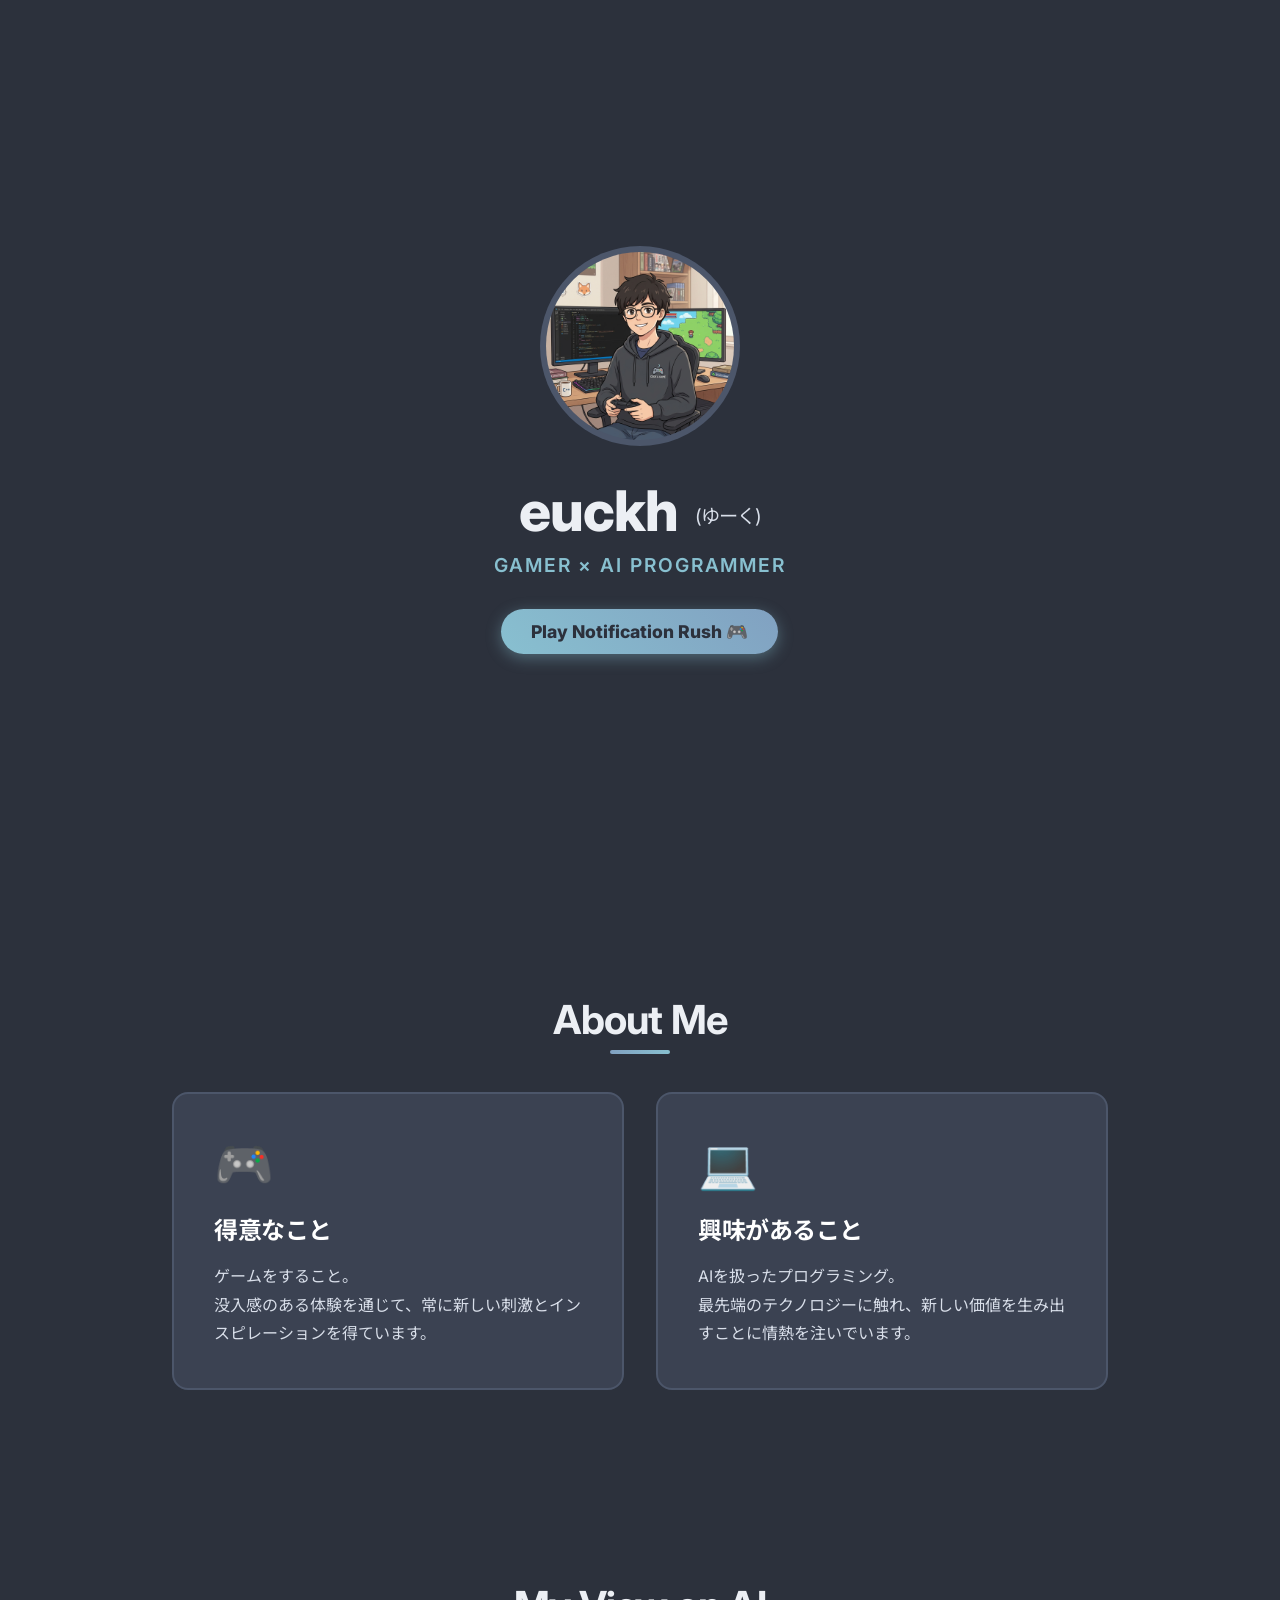
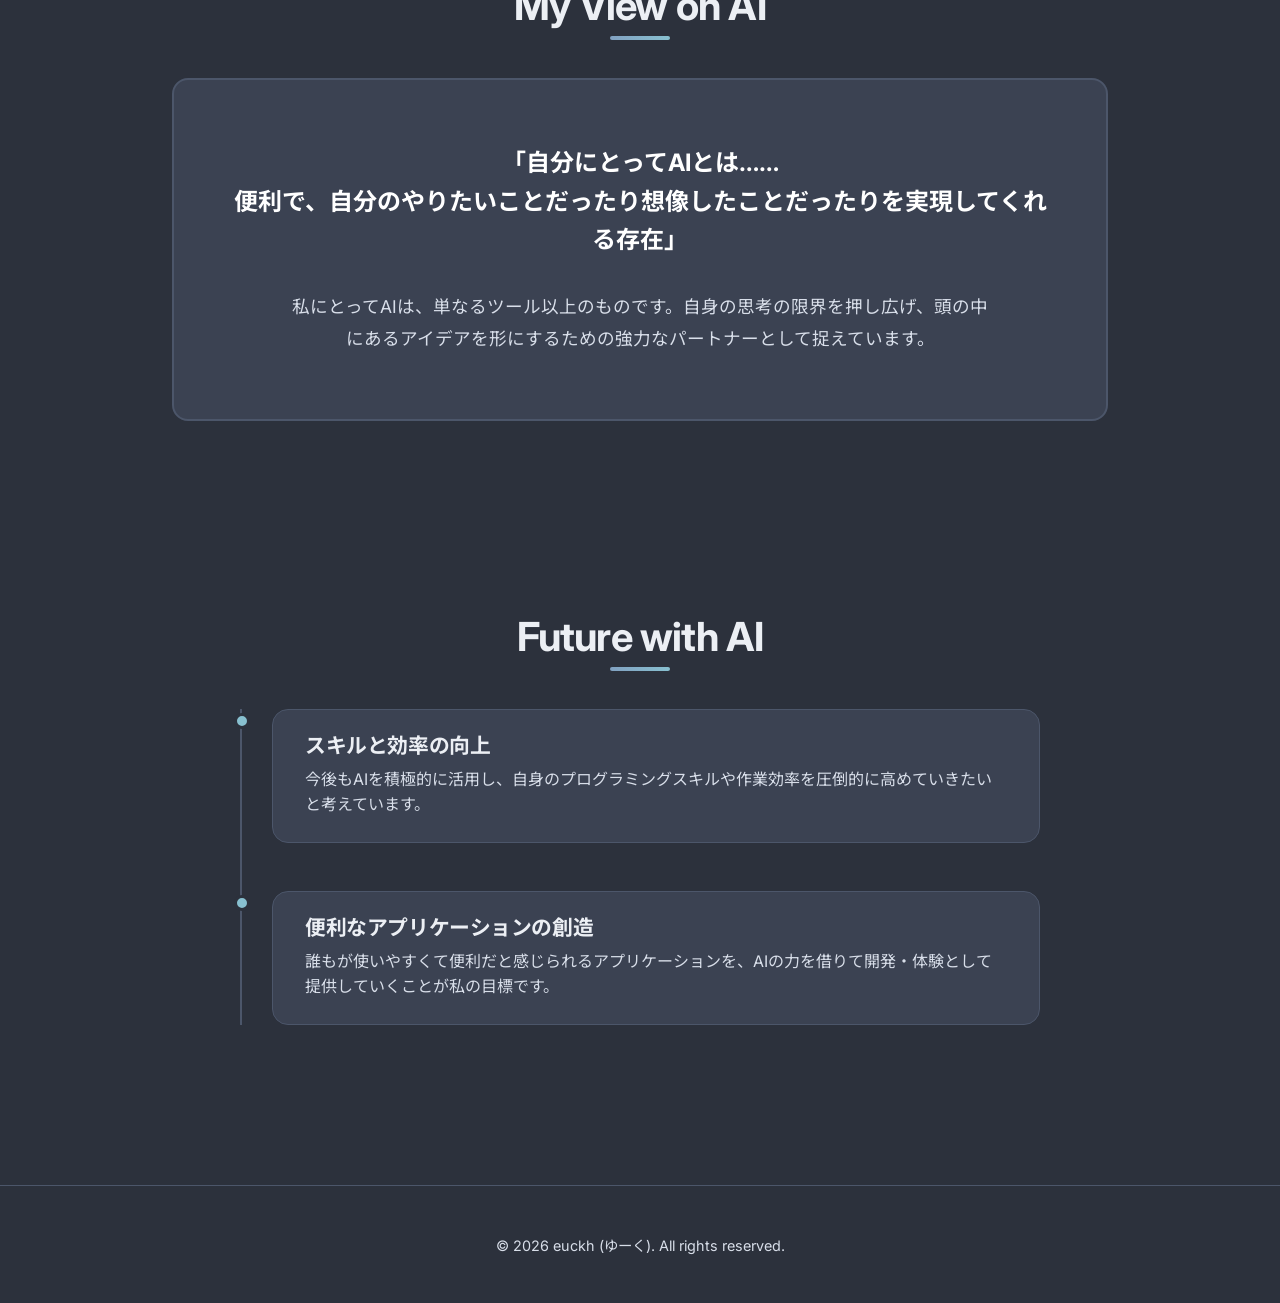
<file: index.html>
<!DOCTYPE html>
<html lang="ja">
<head>
    <meta charset="UTF-8">
    <meta name="viewport" content="width=device-width, initial-scale=1.0">
    <title>euckh (ゆーく) - Gamer & AI Programmer</title>
    <meta name="description" content="AIを活用したプログラミングとゲームを愛する開発者「euckh（ゆーく）」の自己紹介ページです。">
    <link rel="preconnect" href="https://fonts.googleapis.com">
    <link rel="preconnect" href="https://fonts.gstatic.com" crossorigin>
    <link href="https://fonts.googleapis.com/css2?family=Inter:wght@400;600;800&family=Noto+Sans+JP:wght@400;700;900&display=swap" rel="stylesheet">
    <link rel="stylesheet" href="style.css">
    <script src="script.js" defer></script>
</head>
<body>
    <div class="bg-effects">
        <div class="blob blob-1"></div>
        <div class="blob blob-2"></div>
    </div>
    
    <header class="hero">
        <div class="hero-content js-scroll fade-in-up">
            <div class="avatar-container">
                <img src="assets/avatar_2d.png" alt="euckh Avatar" class="avatar">
            </div>
            <h1 class="name">euckh <span class="ruby">(ゆーく)</span></h1>
            <p class="tagline">Gamer × AI Programmer</p>
            <div style="margin-top: 2rem;">
                <a href="game.html" class="play-game-btn" style="display: inline-block; padding: 12px 30px; background: linear-gradient(45deg, #88c0d0, #81a1c1); color: #2c313c; text-decoration: none; border-radius: 30px; font-weight: 800; font-size: 1.1rem; transition: transform 0.3s ease, box-shadow 0.3s ease; box-shadow: 0 4px 15px rgba(136, 192, 208, 0.4);">Play Notification Rush 🎮</a>
            </div>
        </div>
    </header>

    <main>
        <section class="section about">
            <h2 class="section-title js-scroll fade-in-up">About Me</h2>
            <div class="cards-container">
                <div class="card js-scroll fade-in-up delay-1">
                    <div class="card-icon">🎮</div>
                    <h3>得意なこと</h3>
                    <p>ゲームをすること。<br>没入感のある体験を通じて、常に新しい刺激とインスピレーションを得ています。</p>
                </div>
                <div class="card js-scroll fade-in-up delay-2">
                    <div class="card-icon">💻</div>
                    <h3>興味があること</h3>
                    <p>AIを扱ったプログラミング。<br>最先端のテクノロジーに触れ、新しい価値を生み出すことに情熱を注いでいます。</p>
                </div>
            </div>
        </section>

        <section class="section ai-vision">
            <h2 class="section-title js-scroll fade-in-up">My View on AI</h2>
            <div class="content-box js-scroll fade-in-up delay-1">
                <p class="quote">
                    「自分にとってAIとは……<br>便利で、自分のやりたいことだったり想像したことだったりを実現してくれる存在」
                </p>
                <p class="quote-desc">
                    私にとってAIは、単なるツール以上のものです。自身の思考の限界を押し広げ、頭の中にあるアイデアを形にするための強力なパートナーとして捉えています。
                </p>
            </div>
        </section>

        <section class="section future-goals">
            <h2 class="section-title js-scroll fade-in-up">Future with AI</h2>
            <div class="timeline">
                <div class="timeline-item js-scroll fade-in-left delay-1">
                    <div class="timeline-dot"></div>
                    <div class="timeline-content">
                        <h3>スキルと効率の向上</h3>
                        <p>今後もAIを積極的に活用し、自身のプログラミングスキルや作業効率を圧倒的に高めていきたいと考えています。</p>
                    </div>
                </div>
                <div class="timeline-item js-scroll fade-in-right delay-2">
                    <div class="timeline-dot"></div>
                    <div class="timeline-content">
                        <h3>便利なアプリケーションの創造</h3>
                        <p>誰もが使いやすくて便利だと感じられるアプリケーションを、AIの力を借りて開発・体験として提供していくことが私の目標です。</p>
                    </div>
                </div>
            </div>
        </section>
    </main>

    <footer>
        <p>&copy; 2026 euckh (ゆーく). All rights reserved.</p>
    </footer>
</body>
</html>
</file>
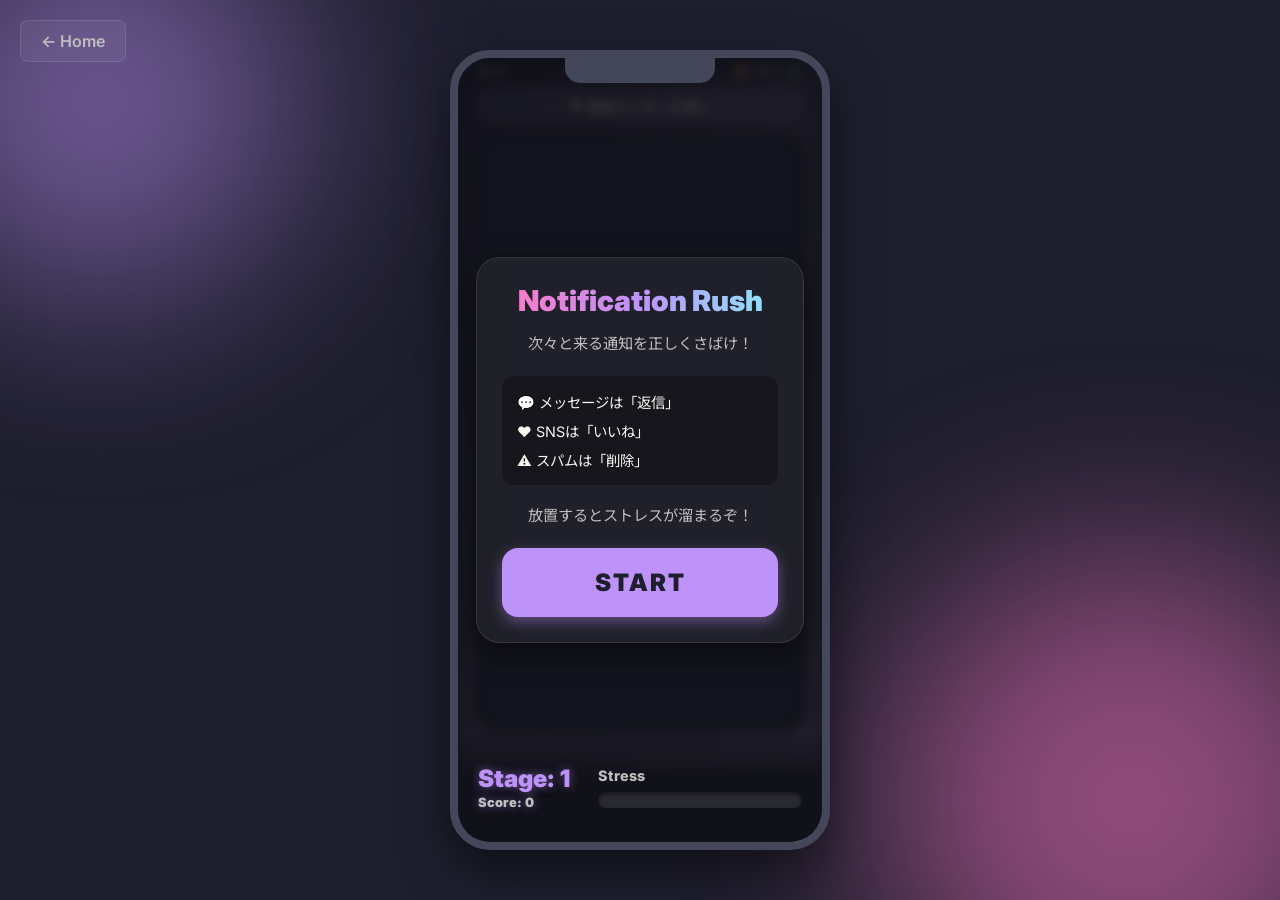
<file: game.html>
<!DOCTYPE html>
<html lang="ja">
<head>
    <meta charset="UTF-8">
    <meta name="viewport" content="width=device-width, initial-scale=1.0">
    <title>Notification Rush</title>
    <link rel="preconnect" href="https://fonts.googleapis.com">
    <link rel="preconnect" href="https://fonts.gstatic.com" crossorigin>
    <link href="https://fonts.googleapis.com/css2?family=Inter:wght@400;600;800&family=Noto+Sans+JP:wght@400;700;900&display=swap" rel="stylesheet">
    <link rel="stylesheet" href="game.css">
    <script src="game.js" defer></script>
</head>
<body>
    <div class="bg-effects">
        <div class="blob blob-1"></div>
        <div class="blob blob-2"></div>
    </div>

    <!-- ホームへ戻るボタン -->
    <a href="index.html" class="back-button">← Home</a>

    <div class="game-container">
        <div class="phone">
            <div class="phone-notch"></div>
            
            <div class="status-bar">
                <span id="clock" class="time">12:00</span>
                <span class="icons">📶 100% 🔋</span>
            </div>

            <!-- Clear Toggle Button -->
            <div class="drawer-toggle-btn" id="drawer-toggle-btn">
                ▼ 通知センターを開く <span id="notif-badge" class="notif-badge hidden">0</span>
            </div>

            <div id="phone-bg-effects" class="phone-bg-effects"></div>
            
            <div class="game-header">
                <div class="score-container">
                    Stage: <span id="stage-display">1</span>
                    <div style="font-size: 0.8rem; color: var(--text-secondary); margin-top: 2px;">Score: <span id="score">0</span></div>
                    <div id="combo-display" class="combo-display hidden">Combo x<span id="combo-count">0</span>!</div>
                </div>
                <div class="stress-container">
                    Stress
                    <div class="stress-bar-bg">
                        <div id="stress-bar" class="stress-bar-fill"></div>
                    </div>
                </div>
            </div>

            <!-- The 2D Game App Window -->
            <div class="app-window">
                <canvas id="mini-game-canvas" class="mini-game-canvas" width="340" height="500"></canvas>
            </div>

            <!-- Transient Banner Area -->
            <div id="banner-area" class="banner-area"></div>

            <!-- Notification Drawer -->
            <div id="notification-drawer" class="notification-drawer">
                <div class="drawer-handle"></div>
                <div class="drawer-title">通知センター</div>
                <!-- 通知エリア -->
                <div id="notification-area" class="notification-area">
                    <!-- Notifications will be injected here by JS -->
                </div>
            </div>

            <!-- UI Overlay: Start / Game Over -->
            <div id="overlay" class="overlay">
                <div id="start-screen" class="screen">
                    <h1>Notification Rush</h1>
                    <p>次々と来る通知を正しくさばけ！</p>
                    <ul class="rules">
                        <li>💬 メッセージは「返信」</li>
                        <li>❤️ SNSは「いいね」</li>
                        <li>⚠️ スパムは「削除」</li>
                    </ul>
                    <p>放置するとストレスが溜まるぞ！</p>
                    <button id="start-btn" class="btn primary-btn">START</button>
                </div>

                <div id="game-over-screen" class="screen hidden">
                    <h1>Game Over</h1>
                    <p>ストレスが限界に達しました...</p>
                    <div class="final-score">Score: <span id="final-score-value">0</span></div>
                    <button id="restart-btn" class="btn primary-btn">RETRY</button>
                </div>
            </div>
        </div>
    </div>
</body>
</html>
</file>
<file: style.css>
:root {
    --bg-primary: #2c313c;
    --bg-secondary: #3b4252;
    --text-primary: #eceff4;
    --text-secondary: #d8dee9;
    --accent-main: #88c0d0;
    --accent-secondary: #81a1c1;
    --card-bg: #3b4252;
    --card-border: #4c566a;
}

* {
    margin: 0;
    padding: 0;
    box-sizing: border-box;
}

body {
    font-family: 'Inter', 'Noto Sans JP', sans-serif;
    background-color: var(--bg-primary);
    color: var(--text-primary);
    line-height: Administrator;
    overflow-x: hidden;
}

.bg-effects {
    position: fixed;
    top: 0;
    left: 0;
    width: 100vw;
    height: 100vh;
    z-index: -1;
    overflow: hidden;
    pointer-events: none;
}

.blob {
    position: absolute;
    filter: blur(80px);
    opacity: 0.4;
    border-radius: 50%;
    animation: drift 20s infinite alternate;
}

.blob-1 {
    display: none;
}

.blob-2 {
    display: none;
}

@keyframes drift {
    0% { transform: translate(0, 0) scale(1); }
    100% { transform: translate(10%, 10%) scale(1.1); }
}

/* Typography */
h1, h2, h3 {
    line-height: 1.2;
    letter-spacing: -0.02em;
}

/* Hero Section */
.hero {
    min-height: 100vh;
    display: flex;
    align-items: center;
    justify-content: center;
    padding: 2rem;
    text-align: center;
}

.avatar-container {
    width: 200px;
    height: 200px;
    margin: 0 auto 2rem;
    border-radius: 50%;
    padding: 6px;
    background: var(--card-border);
    position: relative;
}

.avatar {
    width: 100%;
    height: 100%;
    object-fit: cover;
    border-radius: 50%;
    background-color: var(--bg-secondary);
}

.name {
    font-size: 3.5rem;
    font-weight: 800;
    margin-bottom: 0.5rem;
    color: var(--text-primary);
}

.ruby {
    font-size: 1.2rem;
    color: var(--text-secondary);
    font-weight: 400;
    display: inline-block;
    vertical-align: middle;
    margin-left: 0.5rem;
    background: none;
    -webkit-background-clip: initial;
}

.tagline {
    font-size: 1.2rem;
    color: var(--accent-main);
    letter-spacing: 0.1em;
    font-weight: 600;
    text-transform: uppercase;
}

/* Sections */
main {
    max-width: 1000px;
    margin: 0 auto;
    padding: 0 2rem;
}

.section {
    padding: 6rem 0;
}

.section-title {
    font-size: 2.5rem;
    margin-bottom: 3rem;
    text-align: center;
    position: relative;
}

.section-title::after {
    content: '';
    position: absolute;
    bottom: -10px;
    left: 50%;
    transform: translateX(-50%);
    width: 60px;
    height: 4px;
    background: linear-gradient(90deg, var(--accent-secondary), var(--accent-main));
    border-radius: 2px;
}

/* Cards (About) */
.cards-container {
    display: grid;
    grid-template-columns: repeat(auto-fit, minmax(300px, 1fr));
    gap: 2rem;
}

.card {
    background: var(--card-bg);
    border: 2px solid var(--card-border);
    border-radius: 16px;
    padding: 2.5rem;
    transition: transform 0.3s ease, box-shadow 0.3s ease;
}

.card:hover {
    transform: translateY(-5px);
    box-shadow: 0 8px 20px rgba(0, 0, 0, 0.15);
    border-color: var(--accent-main);
}

.card-icon {
    font-size: 3rem;
    margin-bottom: 1.5rem;
}

.card h3 {
    font-size: 1.5rem;
    margin-bottom: 1rem;
    color: #fff;
}

.card p {
    color: var(--text-secondary);
    line-height: 1.8;
}

/* AI Vision */
.content-box {
    background: var(--bg-secondary);
    border: 2px solid var(--card-border);
    border-radius: 16px;
    padding: 4rem 3rem;
    text-align: center;
    position: relative;
    overflow: hidden;
}

.quote {
    font-size: 1.5rem;
    font-weight: 700;
    margin-bottom: 2rem;
    color: #fff;
    line-height: 1.6;
}

.quote-desc {
    color: var(--text-secondary);
    max-width: 700px;
    margin: 0 auto;
    font-size: 1.1rem;
    line-height: 1.8;
}

/* Future Goals Timeline */
.timeline {
    position: relative;
    max-width: 800px;
    margin: 0 auto;
    padding-left: 2rem;
}

.timeline::before {
    content: '';
    position: absolute;
    top: 0;
    left: 0;
    width: 2px;
    height: 100%;
    background: var(--card-border);
}

.timeline-item {
    position: relative;
    margin-bottom: 3rem;
}

.timeline-item:last-child {
    margin-bottom: 0;
}

.timeline-dot {
    position: absolute;
    left: -2.35rem;
    top: 0.25rem;
    width: 16px;
    height: 16px;
    background: var(--accent-main);
    border: 3px solid var(--bg-primary);
    border-radius: 50%;
}

.timeline-content {
    background: var(--card-bg);
    border: 1px solid var(--card-border);
    border-radius: 16px;
    padding: 1.5rem 2rem;
    transition: transform 0.3s ease;
}

.timeline-content:hover {
    transform: translateX(5px);
    background: rgba(255, 255, 255, 0.05);
}

.timeline-content h3 {
    font-size: 1.3rem;
    margin-bottom: 0.5rem;
}

.timeline-content p {
    color: var(--text-secondary);
    line-height: 1.6;
}

/* Footer */
footer {
    text-align: center;
    padding: 3rem;
    color: var(--text-secondary);
    font-size: 0.9rem;
    border-top: 1px solid var(--card-border);
    margin-top: 4rem;
}

/* Scroll Animations */
.js-scroll {
    opacity: 0;
    transition: opacity 0.8s ease-out, transform 0.8s ease-out;
}

.js-scroll.scrolled {
    opacity: 1;
    transform: translate(0, 0);
}

.fade-in-up { transform: translateY(40px); }
.fade-in-left { transform: translateX(-40px); }
.fade-in-right { transform: translateX(40px); }

.delay-1 { transition-delay: 0.1s; }
.delay-2 { transition-delay: 0.2s; }
.delay-3 { transition-delay: 0.3s; }

/* Responsive */
@media (max-width: 768px) {
    .name { font-size: 2.5rem; }
    .ruby { font-size: 1rem; display: block; margin-top: 0.5rem; margin-left: 0; }
    .section { padding: 4rem 0; }
    .quote { font-size: 1.2rem; }
    .content-box { padding: 2.5rem 1.5rem; }
    .timeline { padding-left: 1.5rem; }
    .timeline-dot { left: -1.85rem; }
}
</file>
<file: game.css>
:root {
    --bg-primary: #1e1e2e;
    --bg-secondary: #282a36;
    --text-primary: #f8f8f2;
    --text-secondary: #bfbfbf;
    --accent-main: #bd93f9;
    --accent-success: #50fa7b;
    --accent-danger: #ff5555;
    --accent-like: #ff79c6;
    --phone-bg: #11111a;
    --phone-border: #44475a;
    --glass-bg: rgba(255, 255, 255, 0.05);
    --glass-border: rgba(255, 255, 255, 0.1);
}

* {
    margin: 0;
    padding: 0;
    box-sizing: border-box;
}

body {
    font-family: 'Inter', 'Noto Sans JP', sans-serif;
    background-color: var(--bg-primary);
    color: var(--text-primary);
    height: 100vh;
    overflow: hidden;
    display: flex;
    justify-content: center;
    align-items: center;
}

/* Background Effects */
.bg-effects {
    position: fixed;
    top: 0;
    left: 0;
    width: 100vw;
    height: 100vh;
    z-index: -1;
    overflow: hidden;
    pointer-events: none;
}

.blob {
    position: absolute;
    filter: blur(100px);
    opacity: 0.5;
    border-radius: 50%;
    animation: drift 20s infinite alternate ease-in-out;
}

.blob-1 {
    width: 400px;
    height: 400px;
    background: var(--accent-main);
    top: -100px;
    left: -100px;
}

.blob-2 {
    width: 500px;
    height: 500px;
    background: var(--accent-like);
    bottom: -150px;
    right: -100px;
    animation-delay: -5s;
}

@keyframes drift {
    0% { transform: translate(0, 0) scale(1); }
    100% { transform: translate(10%, 10%) scale(1.2); }
}

/* Back Button */
.back-button {
    position: fixed;
    top: 20px;
    left: 20px;
    color: var(--text-secondary);
    text-decoration: none;
    font-weight: 600;
    padding: 10px 20px;
    border-radius: 8px;
    background: var(--glass-bg);
    border: 1px solid var(--glass-border);
    backdrop-filter: blur(10px);
    transition: all 0.3s ease;
    z-index: 100;
}

.back-button:hover {
    color: var(--text-primary);
    background: rgba(255, 255, 255, 0.1);
    transform: translateX(-5px);
}

/* Game Container & Phone */
.game-container {
    width: 100%;
    height: 100%;
    display: flex;
    justify-content: center;
    align-items: center;
    padding: 20px;
}

.phone {
    width: 100%;
    max-width: 380px;
    height: 800px;
    max-height: 90vh;
    background: linear-gradient(135deg, #1f1c2c 0%, #928dab 100%);
    border: 8px solid var(--phone-border);
    border-radius: 40px;
    position: relative;
    overflow: hidden;
    box-shadow: 0 20px 50px rgba(0, 0, 0, 0.5), inset 0 0 20px rgba(0,0,0,0.8);
    display: flex;
    flex-direction: column;
}

/* Drawer Toggle Button */
.drawer-toggle-btn {
    position: absolute;
    top: 30px; /* Below notch */
    left: 20px; right: 20px;
    height: 35px;
    background: rgba(255, 255, 255, 0.15);
    border-radius: 12px;
    backdrop-filter: blur(10px);
    z-index: 50;
    display: flex;
    justify-content: center;
    align-items: center;
    font-size: 0.85rem;
    font-weight: 800;
    color: white;
    cursor: pointer;
    box-shadow: 0 4px 10px rgba(0,0,0,0.3);
    border: 1px solid rgba(255,255,255,0.2);
    transition: all 0.3s ease;
}
.drawer-toggle-btn:hover {
    background: rgba(255,255,255,0.25);
    transform: translateY(2px);
}

.status-bar {
    position: absolute;
    top: 0; left: 0;
    width: 100%;
    height: 25px;
    display: flex;
    justify-content: space-between;
    align-items: center;
    padding: 0 20px;
    font-size: 0.75rem;
    font-weight: 700;
    color: white;
    z-index: 9;
}

.notif-badge {
    background: var(--accent-danger);
    color: white;
    padding: 2px 6px;
    border-radius: 10px;
    font-size: 0.65rem;
    font-weight: 900;
    margin-right: 5px;
    transition: transform 0.2s ease;
}
.notif-badge.hidden {
    display: none;
}

.phone-notch {
    position: absolute;
    top: 0;
    left: 50%;
    transform: translateX(-50%);
    width: 150px;
    height: 25px;
    background: var(--phone-border);
    border-bottom-left-radius: 15px;
    border-bottom-right-radius: 15px;
    z-index: 60; /* Above drawer */
}

/* 2D Action Game Window */
.app-window {
    position: absolute;
    top: 75px; /* Below toggle button */
    left: 15px;
    right: 15px;
    bottom: 110px; /* Leave room for score/stress footer */
    background: #282a36; /* Dark game bg */
    border-radius: 24px;
    border: 2px solid var(--glass-border);
    box-shadow: 0 10px 30px rgba(0,0,0,0.5), inset 0 0 20px rgba(0,0,0,0.5);
    overflow: hidden;
    z-index: 10;
}

.mini-game-canvas {
    width: 100%; height: 100%;
    display: block;
    pointer-events: none;
}

/* Transient Banner Popups */
.banner-area {
    position: absolute;
    top: 75px;
    left: 15px;
    right: 15px;
    z-index: 55; /* Above app window and toggle button */
    pointer-events: auto; /* Allow clicking banners */
    display: flex;
    flex-direction: column;
    gap: 10px;
}

/* Notification Drawer */
.notification-drawer {
    position: absolute;
    top: 0; left: 0; width: 100%; height: 60%; /* Only 60% to show game */
    background: rgba(30, 30, 42, 0.85); /* More transparent */
    backdrop-filter: blur(8px);
    -webkit-backdrop-filter: blur(8px);
    border-bottom-left-radius: 40px;
    border-bottom-right-radius: 40px;
    z-index: 40;
    display: flex;
    flex-direction: column;
    transform: translateY(-100%);
    transition: transform 0.5s cubic-bezier(0.175, 0.885, 0.32, 1);
    box-shadow: 0 15px 40px rgba(0,0,0,0.7);
    padding-top: 80px; /* Below the toggle button */
}

.notification-drawer.open {
    transform: translateY(0);
}

.drawer-handle {
    width: 40px;
    height: 5px;
    background: rgba(255,255,255,0.3);
    border-radius: 3px;
    margin: 0 auto 15px;
}

.drawer-title {
    text-align: center;
    font-size: 1.2rem;
    font-weight: 800;
    color: white;
    margin-bottom: 10px;
}

.phone-bg-effects {
    position: absolute;
    top: 0;
    left: 0;
    width: 100%;
    height: 100%;
    pointer-events: none;
    z-index: 1;
    overflow: hidden;
    background: linear-gradient(135deg, rgba(20,20,30,0) 0%, rgba(189, 147, 249, 0.05) 100%);
}

/* App Mockups in Background (Bottom Sheet) */
.bg-app-mockup {
    position: absolute;
    bottom: 0; left: 0; right: 0; top: auto;
    height: 55%; /* Covers only bottom half to stop full-screen flickering */
    z-index: 20; /* Above app-window */
    display: flex;
    flex-direction: column;
    animation: appSlideInOut 1.2s cubic-bezier(0.175, 0.885, 0.32, 1.275) forwards;
    border-top-left-radius: 24px;
    border-top-right-radius: 24px;
    box-shadow: 0 -5px 25px rgba(0,0,0,0.5);
    overflow: hidden;
}

@keyframes appSlideInOut {
    0% { transform: translateY(100%); }
    15% { transform: translateY(0); }
    85% { transform: translateY(0); }
    100% { transform: translateY(100%); }
}

.mockup-header {
    height: 40px;
    width: 100%;
    display: flex;
    align-items: center;
    justify-content: center;
    padding: 0 20px;
    font-weight: 800;
    font-size: 1rem;
    color: white;
}

.mockup-content {
    flex: 1;
    padding: 15px;
    display: flex;
    flex-direction: column;
    gap: 10px;
}

/* Chat App (LINE style) */
.bg-app-chat {
    background-color: #8ba2b6; /* Classic chat bg */
}
.bg-app-chat .mockup-header {
    background-color: #06c755;
}
.bg-app-chat .mockup-bubble {
    width: 60%;
    height: 40px;
    background: #ffffff;
    border-radius: 20px;
}
.bg-app-chat .mockup-bubble.right {
    align-self: flex-end;
    background: #50fa7b;
}

/* SNS App (Twitter style) */
.bg-app-sns {
    background-color: #15202b;
}
.bg-app-sns .mockup-header {
    background-color: #15202b;
    border-bottom: 1px solid #38444d;
    color: #1da1f2;
}
.bg-app-sns .mockup-post {
    width: 100%;
    height: 70px;
    background: #192734;
    border-radius: 12px;
    display: flex;
    align-items: center;
    padding: 10px;
}
.bg-app-sns .mockup-avatar {
    width: 40px; height: 40px; border-radius: 50%; background: #38444d; margin-right: 15px;
}
.bg-app-sns .mockup-line {
    height: 10px; width: 60%; background: #38444d; border-radius: 5px;
}

/* Spam App (Security Alert / Scam Email) */
.bg-app-spam {
    background-color: #f4f4f4; /* Email app bg */
    color: #333;
}
.bg-app-spam .mockup-header {
    background-color: #dddddd;
    color: #333;
    justify-content: center;
}
.bg-app-spam .mockup-content {
    justify-content: flex-end;
    align-items: center;
    padding-bottom: 60px;
}
.bg-app-spam .mockup-warning {
    font-size: 1.5rem;
    font-weight: 900;
    color: #ff5555;
    background: #ffe5e5;
    padding: 15px;
    border-radius: 10px;
    border: 2px solid #ff5555;
    width: 100%;
    text-align: center;
    margin-bottom: 20px;
    animation: pulse 0.5s infinite alternate;
}
@keyframes pulse {
    0% { transform: scale(1); opacity: 0.8; }
    100% { transform: scale(1.1); opacity: 1; }
}

/* Mockup Inner Actions */
.mockup-action-bubble {
    width: fit-content;
    max-width: 80%;
    padding: 10px 20px;
    background: #50fa7b;
    border-radius: 20px;
    border-bottom-right-radius: 4px;
    align-self: flex-end;
    font-weight: 800;
    color: #111;
    animation: popIn 0.3s cubic-bezier(0.175, 0.885, 0.32, 1.275) forwards;
    margin-top: 10px;
    box-shadow: 0 4px 10px rgba(80, 250, 123, 0.4);
}

.mockup-action-like {
    position: absolute;
    top: 50%; left: 50%;
    transform: translate(-50%, -50%);
    font-size: 7rem;
    color: #ff79c6;
    animation: heartBurst 0.6s ease forwards;
    text-shadow: 0 0 30px rgba(255, 121, 198, 0.8);
    pointer-events: none;
}
@keyframes heartBurst {
    0% { transform: translate(-50%, -50%) scale(0.5); opacity: 0; }
    50% { transform: translate(-50%, -50%) scale(1.3); opacity: 1; }
    100% { transform: translate(-50%, -50%) scale(1); opacity: 0; }
}

.mockup-action-spam {
    position: absolute;
    top: 50%; left: 50%;
    transform: translate(-50%, -50%) rotate(-15deg);
    font-size: 3.5rem;
    font-weight: 900;
    color: #ff5555;
    border: 6px solid #ff5555;
    padding: 10px 20px;
    border-radius: 10px;
    background: rgba(255, 255, 255, 0.9);
    animation: stamp 0.4s cubic-bezier(0.175, 0.885, 0.32, 1.275) forwards;
    pointer-events: none;
    white-space: nowrap;
}
@keyframes stamp {
    0% { transform: translate(-50%, -50%) scale(3) rotate(-15deg); opacity: 0; }
    100% { transform: translate(-50%, -50%) scale(1) rotate(-15deg); opacity: 1; }
}

/* Header (Score & Stress) - Now at the bottom */
.game-header {
    position: absolute;
    bottom: 0; left: 0; width: 100%;
    height: 110px;
    padding: 15px 20px;
    background: linear-gradient(to top, rgba(17, 17, 26, 0.95) 60%, transparent);
    z-index: 70; /* Above drawer so it's always visible */
    display: flex;
    flex-direction: row;
    align-items: center;
    justify-content: space-between;
}

.score-container {
    font-size: 1.5rem;
    font-weight: 900;
    color: var(--accent-main);
    text-shadow: 0 0 10px rgba(189, 147, 249, 0.5);
    margin-bottom: 0;
    text-align: left;
    position: relative;
    min-width: 100px;
}

.combo-display {
    font-size: 1.1rem;
    color: var(--accent-like);
    text-shadow: 0 0 8px rgba(255, 121, 198, 0.6);
    margin-top: 5px;
    animation: popIn 0.3s cubic-bezier(0.175, 0.885, 0.32, 1.275);
}

.combo-display.hidden {
    display: none;
}

@keyframes popIn {
    0% { transform: scale(0.5); opacity: 0; }
    50% { transform: scale(1.2); opacity: 1; }
    100% { transform: scale(1); opacity: 1; }
}

.floating-text {
    position: absolute;
    font-weight: 900;
    font-size: 1.5rem;
    pointer-events: none;
    z-index: 100;
    animation: floatSide 0.6s cubic-bezier(0.25, 0.46, 0.45, 0.94) forwards;
    text-shadow: 0 2px 5px rgba(0,0,0,0.8);
}

.floating-text.success { color: var(--accent-success); }
.floating-text.error { color: var(--accent-danger); }

@keyframes floatSide {
    0% { transform: translate(0, 0) scale(1); opacity: 1; }
    50% { transform: translate(40px, -10px) scale(1.2); opacity: 1; }
    100% { transform: translate(80px, 10px) scale(0.8); opacity: 0; }
}

.stress-container {
    font-size: 0.9rem;
    font-weight: 800;
    color: var(--text-secondary);
    display: flex;
    flex-direction: column;
    gap: 8px;
    flex: 1;
    margin-left: 20px;
}

.stress-bar-bg {
    width: 100%;
    height: 16px;
    background: rgba(255, 255, 255, 0.1);
    border-radius: 8px;
    overflow: hidden;
    position: relative;
    box-shadow: inset 0 2px 5px rgba(0,0,0,0.5);
}

.stress-bar-fill {
    height: 100%;
    width: 0%;
    background: linear-gradient(90deg, var(--accent-success), var(--accent-danger));
}

/* Notification Area inside Drawer */
.notification-area {
    flex: 1;
    padding: 10px 20px 20px;
    overflow-y: auto;
    display: flex;
    flex-direction: column;
    gap: 15px;
    position: relative;
}
.notification-area::-webkit-scrollbar { display: none; }

/* Notification Card */
.notification {
    background: var(--glass-bg);
    border: 1px solid var(--glass-border);
    backdrop-filter: blur(16px);
    -webkit-backdrop-filter: blur(16px);
    border-radius: 16px;
    padding: 15px;
    display: flex;
    flex-direction: column;
    gap: 10px;
    box-shadow: 0 4px 15px rgba(0, 0, 0, 0.2);
    animation: slideIn 0.4s cubic-bezier(0.175, 0.885, 0.32, 1.275) forwards;
    transform-origin: top center;
}

@keyframes slideIn {
    0% { opacity: 0; transform: translateY(-50px) scale(0.9); }
    100% { opacity: 1; transform: translateY(0) scale(1); }
}

.notification.removing {
    animation: slideOutRight 0.3s ease forwards;
    overflow: hidden;
}

@keyframes slideOutRight {
    0% { opacity: 1; transform: translateX(0); max-height: 200px; padding: 15px; margin-bottom: 15px; border-width: 1px; }
    100% { opacity: 0; transform: translateX(120%); max-height: 0px; padding: 0 15px; margin-bottom: 0; border-width: 0; }
}

.notification.exploding {
    animation: explode 0.5s ease forwards;
}

@keyframes explode {
    0% { transform: scale(1); background: var(--accent-danger); }
    50% { transform: scale(1.1); opacity: 0.8; }
    100% { transform: scale(0); opacity: 0; }
}

/* Card Header & Content */
.notif-header {
    display: flex;
    align-items: center;
    gap: 10px;
}

.notif-icon {
    font-size: 1.5rem;
}

.notif-title {
    font-size: 0.9rem;
    font-weight: 700;
    color: var(--text-primary);
}

.notif-body {
    font-size: 0.85rem;
    color: var(--text-secondary);
    line-height: 1.4;
}

/* Timer Bar */
.timer-bar-bg {
    width: 100%;
    height: 4px;
    background: rgba(255, 255, 255, 0.1);
    border-radius: 2px;
    overflow: hidden;
    margin-top: 5px;
}

.timer-bar-fill {
    height: 100%;
    width: 100%;
    background: var(--text-primary);
    transform-origin: left;
}

/* Actions */
.notif-actions {
    display: flex;
    gap: 10px;
    margin-top: 5px;
}

.action-btn {
    flex: 1;
    padding: 8px 0;
    border: none;
    border-radius: 8px;
    font-family: inherit;
    font-weight: 600;
    font-size: 0.85rem;
    cursor: pointer;
    transition: all 0.2s ease;
}

.action-btn:active {
    transform: scale(0.95);
}

.btn-reply {
    background: var(--accent-main);
    color: var(--bg-primary);
}
.btn-reply:hover { background: #d0a8ff; }

.btn-like {
    background: var(--accent-like);
    color: var(--bg-primary);
}
.btn-like:hover { background: #ff9ee2; }

.btn-delete {
    background: var(--accent-danger);
    border: none;
    color: #fff;
}
.btn-delete:hover {
    background: #ff3333;
}

/* Action Feedback Animations */
.action-feedback {
    margin-top: 10px;
    animation: fadeInScale 0.3s cubic-bezier(0.175, 0.885, 0.32, 1.275) forwards;
    display: flex;
    justify-content: flex-end;
    align-items: center;
}

.reply-bubble {
    background: var(--accent-success);
    color: #111;
    padding: 8px 16px;
    border-radius: 16px;
    border-bottom-right-radius: 4px;
    font-weight: 800;
    font-size: 0.9rem;
    box-shadow: 0 4px 10px rgba(80, 250, 123, 0.4);
}

.like-burst {
    font-size: 2.5rem;
    color: var(--accent-like);
    animation: heartbeat 0.4s ease-in-out forwards;
    text-shadow: 0 0 15px var(--accent-like);
    margin: 0 auto;
}

@keyframes heartbeat {
    0% { transform: scale(0.5); opacity: 0; }
    50% { transform: scale(1.4); opacity: 1; }
    100% { transform: scale(1); opacity: 1; }
}

.delete-burst {
    background: var(--accent-danger);
    color: #fff;
    padding: 8px 16px;
    border-radius: 8px;
    font-weight: 800;
    font-size: 0.9rem;
    box-shadow: 0 4px 10px rgba(255, 85, 85, 0.4);
    margin: 0 auto;
}

@keyframes fadeInScale {
    0% { opacity: 0; transform: translateY(10px) scale(0.8); }
    100% { opacity: 1; transform: translateY(0) scale(1); }
}

/* UI Overlay */
.overlay {
    position: absolute;
    top: 0;
    left: 0;
    width: 100%;
    height: 100%;
    background: rgba(17, 17, 26, 0.85);
    backdrop-filter: blur(5px);
    display: flex;
    justify-content: center;
    align-items: center;
    z-index: 50;
    transition: opacity 0.3s ease;
}

.hidden {
    display: none !important;
}

.overlay.hidden {
    display: flex !important;
    opacity: 0;
    pointer-events: none;
}

.screen {
    text-align: center;
    padding: 25px;
    width: 90%;
    max-height: 90%;
    overflow-y: auto;
    background: var(--glass-bg);
    border: 1px solid var(--glass-border);
    border-radius: 24px;
    box-shadow: 0 10px 30px rgba(0,0,0,0.5);
    transform: translateY(0);
    transition: transform 0.3s ease;
}
.screen::-webkit-scrollbar { display: none; }

.screen h1 {
    font-size: 1.8rem;
    margin-bottom: 15px;
    background: linear-gradient(90deg, #ff79c6, #bd93f9, #8be9fd);
    -webkit-background-clip: text;
    -webkit-text-fill-color: transparent;
    font-weight: 900;
}

.screen p {
    font-size: 0.95rem;
    color: var(--text-secondary);
    margin-bottom: 20px;
    line-height: 1.5;
}

.rules {
    text-align: left;
    margin: 0 auto 20px;
    list-style: none;
    font-size: 0.9rem;
    background: rgba(0,0,0,0.3);
    padding: 15px;
    border-radius: 12px;
}

.rules li {
    margin-bottom: 8px;
}

.rules li:last-child {
    margin-bottom: 0;
}

.final-score {
    font-size: 2rem;
    font-weight: 800;
    color: var(--accent-success);
    margin-bottom: 30px;
}

.btn {
    width: 100%;
    padding: 20px;
    border: none;
    border-radius: 16px;
    font-size: 1.5rem;
    font-weight: 900;
    font-family: inherit;
    cursor: pointer;
    transition: all 0.2s ease;
    letter-spacing: 2px;
}

.primary-btn {
    background: var(--accent-main);
    color: var(--bg-primary);
    box-shadow: 0 5px 15px rgba(189, 147, 249, 0.4);
}

.primary-btn:hover {
    transform: translateY(-2px);
    box-shadow: 0 8px 20px rgba(189, 147, 249, 0.6);
}

.primary-btn:active {
    transform: translateY(1px);
    box-shadow: 0 2px 10px rgba(189, 147, 249, 0.4);
}

/* Shake Animation for Phone (when making a mistake or exploding) */
.shake {
    animation: shake 0.4s cubic-bezier(.36,.07,.19,.97) both;
}

@keyframes shake {
    10%, 90% { transform: translate3d(-2px, 0, 0); }
    20%, 80% { transform: translate3d(4px, 0, 0); }
    30%, 50%, 70% { transform: translate3d(-6px, 0, 0); }
    40%, 60% { transform: translate3d(6px, 0, 0); }
}
</file>
